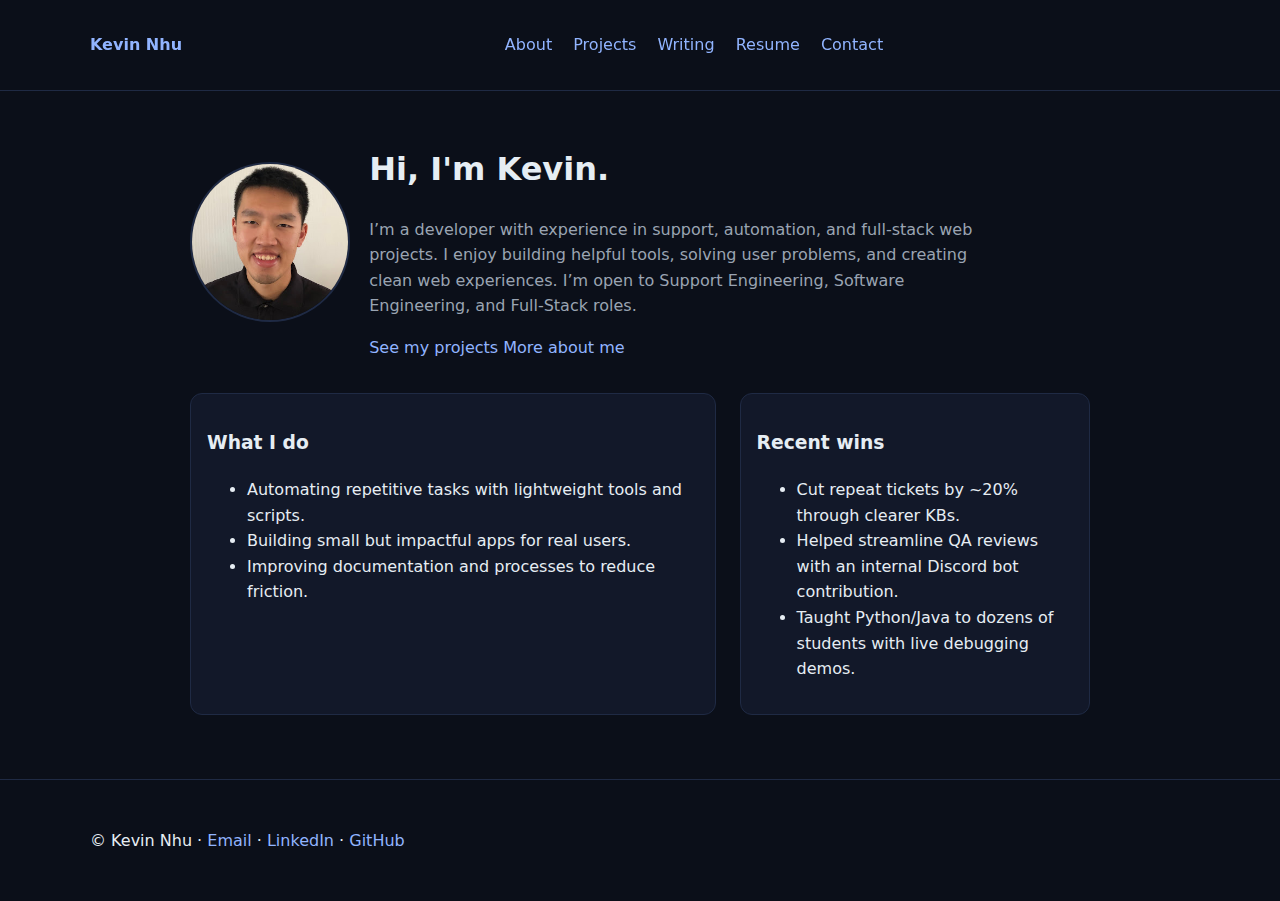
<file: index.html>
<!DOCTYPE html>
<html lang="en">
<head>

<meta charset="utf-8" />
<meta name="viewport" content="width=device-width, initial-scale=1" />
<meta name="description" content="Portfolio of Kevin Nhu — developer open to Support, Software, and Full-Stack Engineering roles." />
<title>Kevin Nhu — Portfolio</title>
<link rel="stylesheet" href="styles.css" />
<link rel="icon" href="assets/favicon.ico" />

</head>
<body>

<header class="site-header">
  <div class="container nav">
    <a class="brand" href="index.html">Kevin Nhu</a>
    <nav id="nav">
      <a href="about.html">About</a>
      <a href="projects.html">Projects</a>
      <a href="writing.html">Writing</a>
      <a href="resume.html">Resume</a>
      <a href="contact.html">Contact</a>
    </nav>
    <div style="display:flex; gap:.5rem; align-items:center;"><button class="menu" aria-label="Toggle menu" onclick="toggleMenu()">☰</button><button class="menu" aria-label="Toggle theme" onclick="toggleTheme()">🌓</button></div>
  </div>
</header>

<main id="content" class="container narrow">
  <section class="hero reveal">
    <img class="avatar" src="assets/headshot.jpg" alt="Portrait of Kevin Nhu" />
    <div>
      <h1>Hi, I'm Kevin.</h1>
      <p class="sub">I’m a developer with experience in support, automation, and full-stack web projects. 
      I enjoy building helpful tools, solving user problems, and creating clean web experiences. 
      I’m open to Support Engineering, Software Engineering, and Full-Stack roles.</p>
      <div class="cta">
        <a class="btn" href="projects.html">See my projects</a>
        <a class="btn secondary" href="about.html">More about me</a>
      </div>
    </div>
  </section>

  <section class="section split reveal">
    <div class="card">
      <h3>What I do</h3>
      <ul>
        <li>Automating repetitive tasks with lightweight tools and scripts.</li>
        <li>Building small but impactful apps for real users.</li>
        <li>Improving documentation and processes to reduce friction.</li>
      </ul>
    </div>
    <div class="card">
      <h3>Recent wins</h3>
      <ul>
        <li>Cut repeat tickets by ~20% through clearer KBs.</li>
        <li>Helped streamline QA reviews with an internal Discord bot contribution.</li>
        <li>Taught Python/Java to dozens of students with live debugging demos.</li>
      </ul>
    </div>
  </section>
</main>

<footer class="site-footer">
  <div class="container">
    <p>© <span id="year"></span> Kevin Nhu · <a href="mailto:kevinnhu.kn@gmail.com">Email</a> · 
    <a href="https://www.linkedin.com/in/kevinnhu" target="_blank" rel="noopener">LinkedIn</a> · 
    <a href="https://github.com/kevin-nhu" target="_blank" rel="noopener">GitHub</a></p>
  </div>
</footer>
<script src="script.js"></script>

<button id="toTop" onclick="window.scrollTo({top:0,behavior:'smooth'})">Top</button>
</body>
</html>
</file>
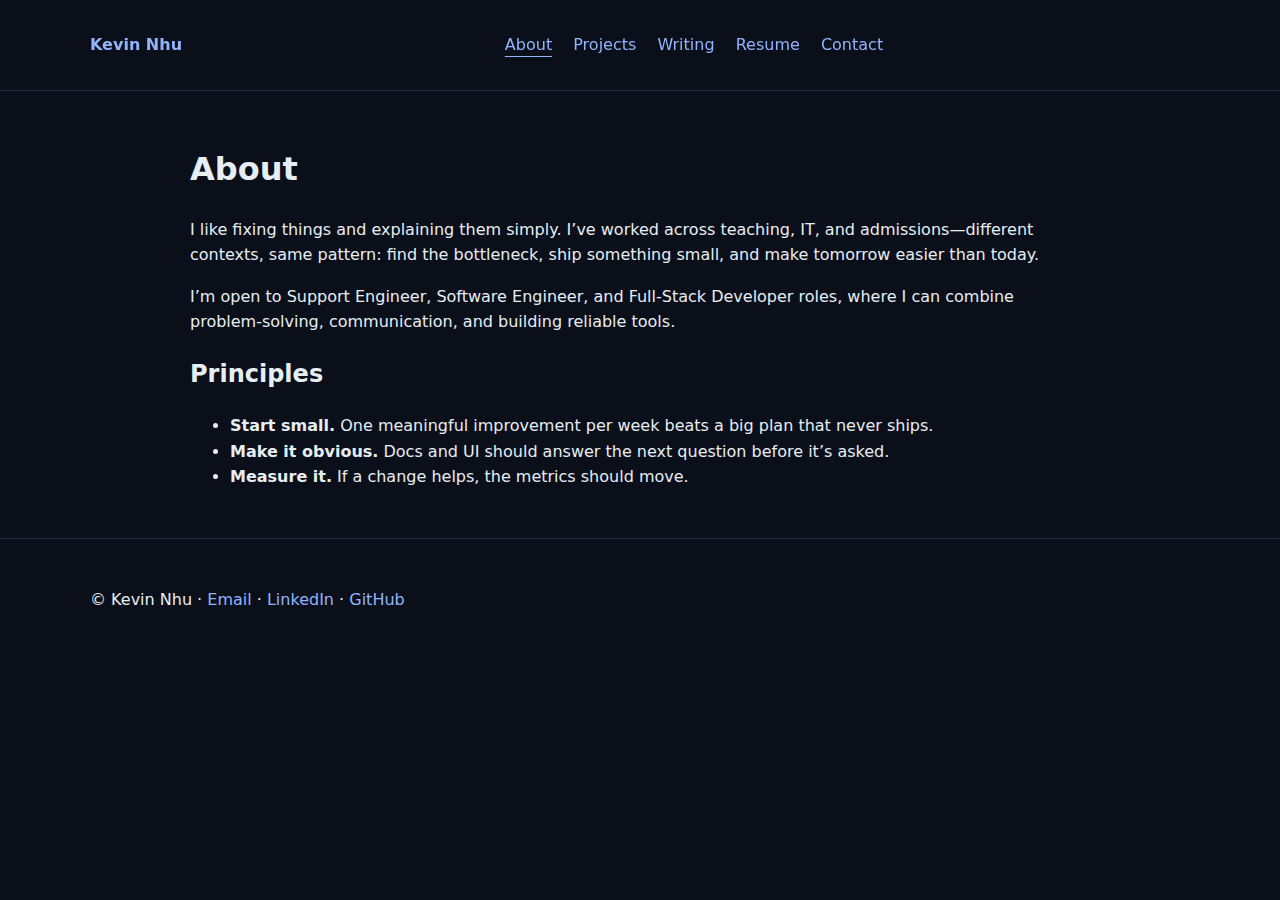
<file: about.html>
<!DOCTYPE html>
<html lang="en">
<head>

<meta charset="utf-8" />
<meta name="viewport" content="width=device-width, initial-scale=1" />
<meta name="description" content="Portfolio of Kevin Nhu — developer open to Support, Software, and Full-Stack Engineering roles." />
<title>Kevin Nhu — Portfolio</title>
<link rel="stylesheet" href="styles.css" />
<link rel="icon" href="assets/favicon.ico" />

</head>
<body>

<header class="site-header">
  <div class="container nav">
    <a class="brand" href="index.html">Kevin Nhu</a>
    <nav id="nav">
      <a href="about.html">About</a>
      <a href="projects.html">Projects</a>
      <a href="writing.html">Writing</a>
      <a href="resume.html">Resume</a>
      <a href="contact.html">Contact</a>
    </nav>
    <div style="display:flex; gap:.5rem; align-items:center;"><button class="menu" aria-label="Toggle menu" onclick="toggleMenu()">☰</button><button class="menu" aria-label="Toggle theme" onclick="toggleTheme()">🌓</button></div>
  </div>
</header>

<main id="content" class="container narrow">
  <h1>About</h1>
  <p>I like fixing things and explaining them simply. I’ve worked across teaching, IT, and admissions—different contexts, same pattern: 
  find the bottleneck, ship something small, and make tomorrow easier than today.</p>

  <p>I’m open to Support Engineer, Software Engineer, and Full-Stack Developer roles, where I can combine problem-solving, communication, and building reliable tools.</p>

  <h2>Principles</h2>
  <ul>
    <li><strong>Start small.</strong> One meaningful improvement per week beats a big plan that never ships.</li>
    <li><strong>Make it obvious.</strong> Docs and UI should answer the next question before it’s asked.</li>
    <li><strong>Measure it.</strong> If a change helps, the metrics should move.</li>
  </ul>
</main>

<footer class="site-footer">
  <div class="container">
    <p>© <span id="year"></span> Kevin Nhu · <a href="mailto:kevinnhu.kn@gmail.com">Email</a> · 
    <a href="https://www.linkedin.com/in/kevinnhu" target="_blank" rel="noopener">LinkedIn</a> · 
    <a href="https://github.com/kevin-nhu" target="_blank" rel="noopener">GitHub</a></p>
  </div>
</footer>
<script src="script.js"></script>

<button id="toTop" onclick="window.scrollTo({top:0,behavior:'smooth'})">Top</button>
</body>
</html>
</file>
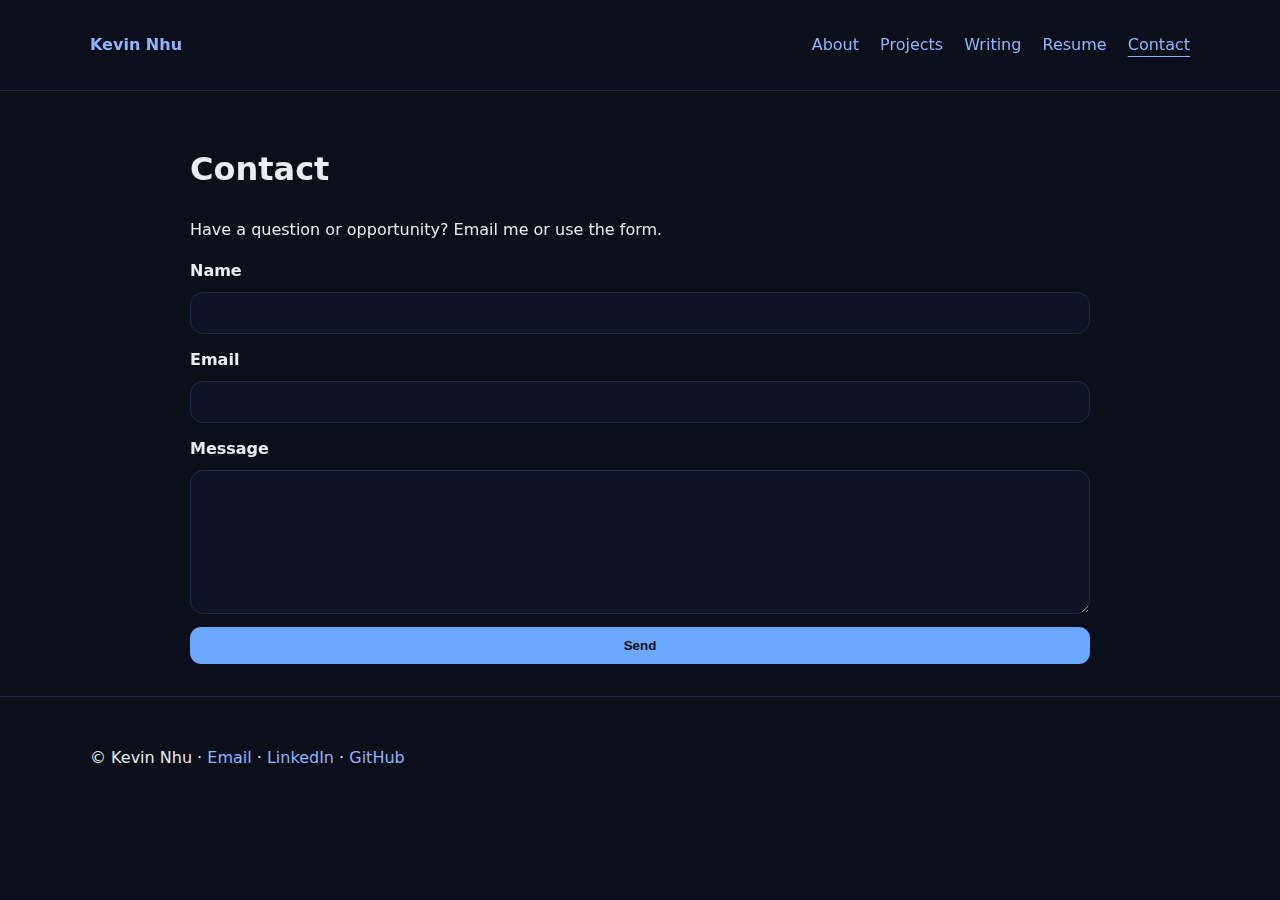
<file: contact.html>
<!DOCTYPE html>
<html lang="en">
<head>

<meta charset="utf-8" />
<meta name="viewport" content="width=device-width, initial-scale=1" />
<meta name="description" content="Portfolio of Kevin Nhu — support engineer who builds helpful tools." />
<title>Kevin Nhu — Portfolio</title>
<link rel="stylesheet" href="styles.css" />
<link rel="icon" href="assets/favicon.ico" />

</head>
<body>

<header class="site-header">
  <div class="container nav">
    <a class="brand" href="index.html">Kevin Nhu</a>
    <nav id="nav">
      <a href="about.html">About</a>
      <a href="projects.html">Projects</a>
      <a href="writing.html">Writing</a>
      <a href="resume.html">Resume</a>
      <a href="contact.html">Contact</a>
    </nav>
    <button class="menu" aria-label="Toggle menu" onclick="toggleMenu()">☰</button>
  </div>
</header>

<main id="content" class="container narrow">
  <h1>Contact</h1>
  <p>Have a question or opportunity? Email me or use the form.</p>
  <form class="contact-form" name="contact" method="POST" data-netlify="true">
    <input type="hidden" name="form-name" value="contact">
    <label>Name<input name="name" required></label>
    <label>Email<input name="email" type="email" required></label>
    <label>Message<textarea name="message" rows="5" required></textarea></label>
    <button class="btn" type="submit">Send</button>
  </form>
</main>

<footer class="site-footer">
  <div class="container">
    <p>© <span id="year"></span> Kevin Nhu · <a href="mailto:kevinnhu.kn@gmail.com">Email</a> · 
    <a href="https://www.linkedin.com/in/kevinnhu" target="_blank" rel="noopener">LinkedIn</a> · 
    <a href="https://github.com/kevin-nhu" target="_blank" rel="noopener">GitHub</a></p>
  </div>
</footer>
<script src="script.js"></script>

</body>
</html>
</file>
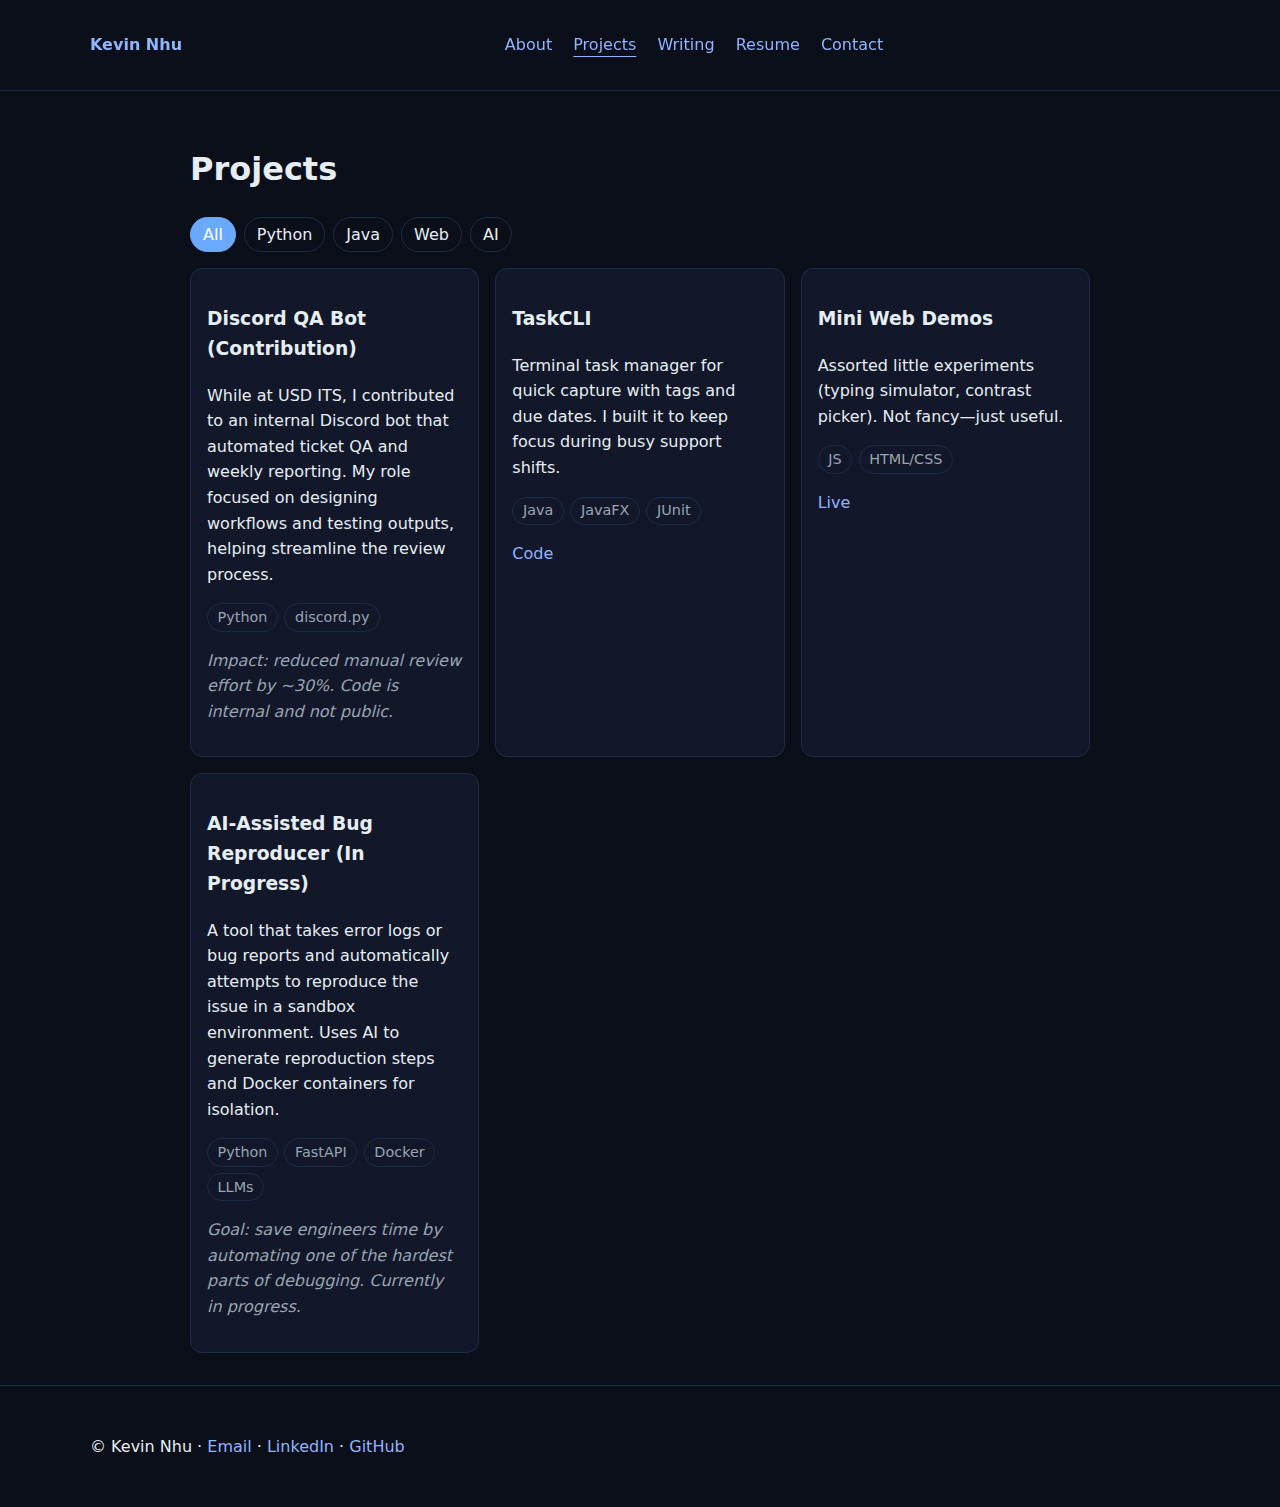
<file: projects.html>
<!DOCTYPE html>
<html lang="en">
<head>

<meta charset="utf-8" />
<meta name="viewport" content="width=device-width, initial-scale=1" />
<meta name="description" content="Portfolio of Kevin Nhu — developer open to Support, Software, and Full-Stack Engineering roles." />
<title>Kevin Nhu — Portfolio</title>
<link rel="stylesheet" href="styles.css" />
<link rel="icon" href="assets/favicon.ico" />

</head>
<body>

<header class="site-header">
  <div class="container nav">
    <a class="brand" href="index.html">Kevin Nhu</a>
    <nav id="nav">
      <a href="about.html">About</a>
      <a href="projects.html">Projects</a>
      <a href="writing.html">Writing</a>
      <a href="resume.html">Resume</a>
      <a href="contact.html">Contact</a>
    </nav>
    <div style="display:flex; gap:.5rem; align-items:center;"><button class="menu" aria-label="Toggle menu" onclick="toggleMenu()">☰</button><button class="menu" aria-label="Toggle theme" onclick="toggleTheme()">🌓</button></div>
  </div>
</header>

<main id="content" class="container narrow">
  <h1>Projects</h1>
    <div class="chips" id="filters">
      <span class="chip active" data-filter="all">All</span>
      <span class="chip" data-filter="python">Python</span>
      <span class="chip" data-filter="java">Java</span>
      <span class="chip" data-filter="web">Web</span>
      <span class="chip" data-filter="ai">AI</span>
    </div>
  <section class="grid-3 reveal">
    <article class="card" data-tags="python web ai">
      <h3>Discord QA Bot (Contribution)</h3>
      <p>While at USD ITS, I contributed to an internal Discord bot that automated ticket QA and weekly reporting. 
      My role focused on designing workflows and testing outputs, helping streamline the review process.</p>
      <ul class="meta"><li>Python</li><li>discord.py</li></ul>
      <p class="result">Impact: reduced manual review effort by ~30%. Code is internal and not public.</p>
    </article>
    <article class="card" data-tags="java">
      <h3>TaskCLI</h3>
      <p>Terminal task manager for quick capture with tags and due dates. I built it to keep focus during busy support shifts.</p>
      <ul class="meta"><li>Java</li><li>JavaFX</li><li>JUnit</li></ul>
      <p><a class="btn small" href="https://github.com/kevin-nhu" target="_blank" rel="noopener">Code</a></p>
    </article>
    <article class="card" data-tags="web">
      <h3>Mini Web Demos</h3>
      <p>Assorted little experiments (typing simulator, contrast picker). Not fancy—just useful.</p>
      <ul class="meta"><li>JS</li><li>HTML/CSS</li></ul>
      <p><a class="btn small" href="https://knhu.github.io" target="_blank" rel="noopener">Live</a></p>
    </article>
    <article class="card" data-tags="python ai web">
      <h3>AI-Assisted Bug Reproducer (In Progress)</h3>
      <p>A tool that takes error logs or bug reports and automatically attempts to reproduce the issue in a sandbox environment. 
      Uses AI to generate reproduction steps and Docker containers for isolation.</p>
      <ul class="meta"><li>Python</li><li>FastAPI</li><li>Docker</li><li>LLMs</li></ul>
      <p class="result">Goal: save engineers time by automating one of the hardest parts of debugging. Currently in progress.</p>
    </article>
  </section>
</main>

<footer class="site-footer">
  <div class="container">
    <p>© <span id="year"></span> Kevin Nhu · <a href="mailto:kevinnhu.kn@gmail.com">Email</a> · 
    <a href="https://www.linkedin.com/in/kevinnhu" target="_blank" rel="noopener">LinkedIn</a> · 
    <a href="https://github.com/kevin-nhu" target="_blank" rel="noopener">GitHub</a></p>
  </div>
</footer>
<script src="script.js"></script>

<button id="toTop" onclick="window.scrollTo({top:0,behavior:'smooth'})">Top</button>
</body>
</html>
</file>
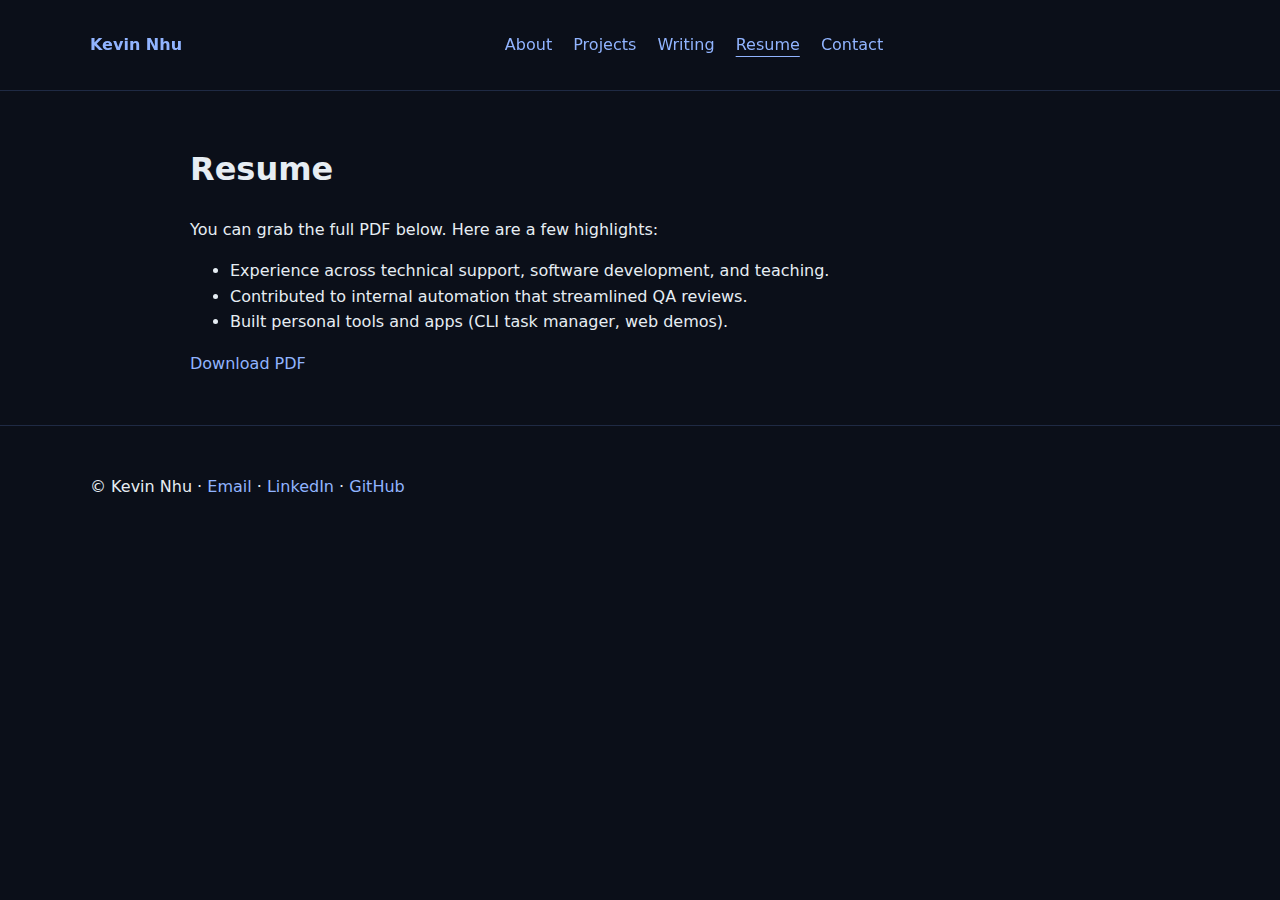
<file: resume.html>
<!DOCTYPE html>
<html lang="en">
<head>

<meta charset="utf-8" />
<meta name="viewport" content="width=device-width, initial-scale=1" />
<meta name="description" content="Portfolio of Kevin Nhu — developer open to Support, Software, and Full-Stack Engineering roles." />
<title>Kevin Nhu — Portfolio</title>
<link rel="stylesheet" href="styles.css" />
<link rel="icon" href="assets/favicon.ico" />

</head>
<body>

<header class="site-header">
  <div class="container nav">
    <a class="brand" href="index.html">Kevin Nhu</a>
    <nav id="nav">
      <a href="about.html">About</a>
      <a href="projects.html">Projects</a>
      <a href="writing.html">Writing</a>
      <a href="resume.html">Resume</a>
      <a href="contact.html">Contact</a>
    </nav>
    <div style="display:flex; gap:.5rem; align-items:center;"><button class="menu" aria-label="Toggle menu" onclick="toggleMenu()">☰</button><button class="menu" aria-label="Toggle theme" onclick="toggleTheme()">🌓</button></div>
  </div>
</header>

<main id="content" class="container narrow">
  <h1>Resume</h1>
  <p>You can grab the full PDF below. Here are a few highlights:</p>
  <ul>
    <li>Experience across technical support, software development, and teaching.</li>
    <li>Contributed to internal automation that streamlined QA reviews.</li>
    <li>Built personal tools and apps (CLI task manager, web demos).</li>
  </ul>
  <p><a class="btn" href="assets/Kevin_Nhu_Support_Engineer.pdf" download>Download PDF</a></p>
</main>

<footer class="site-footer">
  <div class="container">
    <p>© <span id="year"></span> Kevin Nhu · <a href="mailto:kevinnhu.kn@gmail.com">Email</a> · 
    <a href="https://www.linkedin.com/in/kevinnhu" target="_blank" rel="noopener">LinkedIn</a> · 
    <a href="https://github.com/kevin-nhu" target="_blank" rel="noopener">GitHub</a></p>
  </div>
</footer>
<script src="script.js"></script>

<button id="toTop" onclick="window.scrollTo({top:0,behavior:'smooth'})">Top</button>
</body>
</html>
</file>
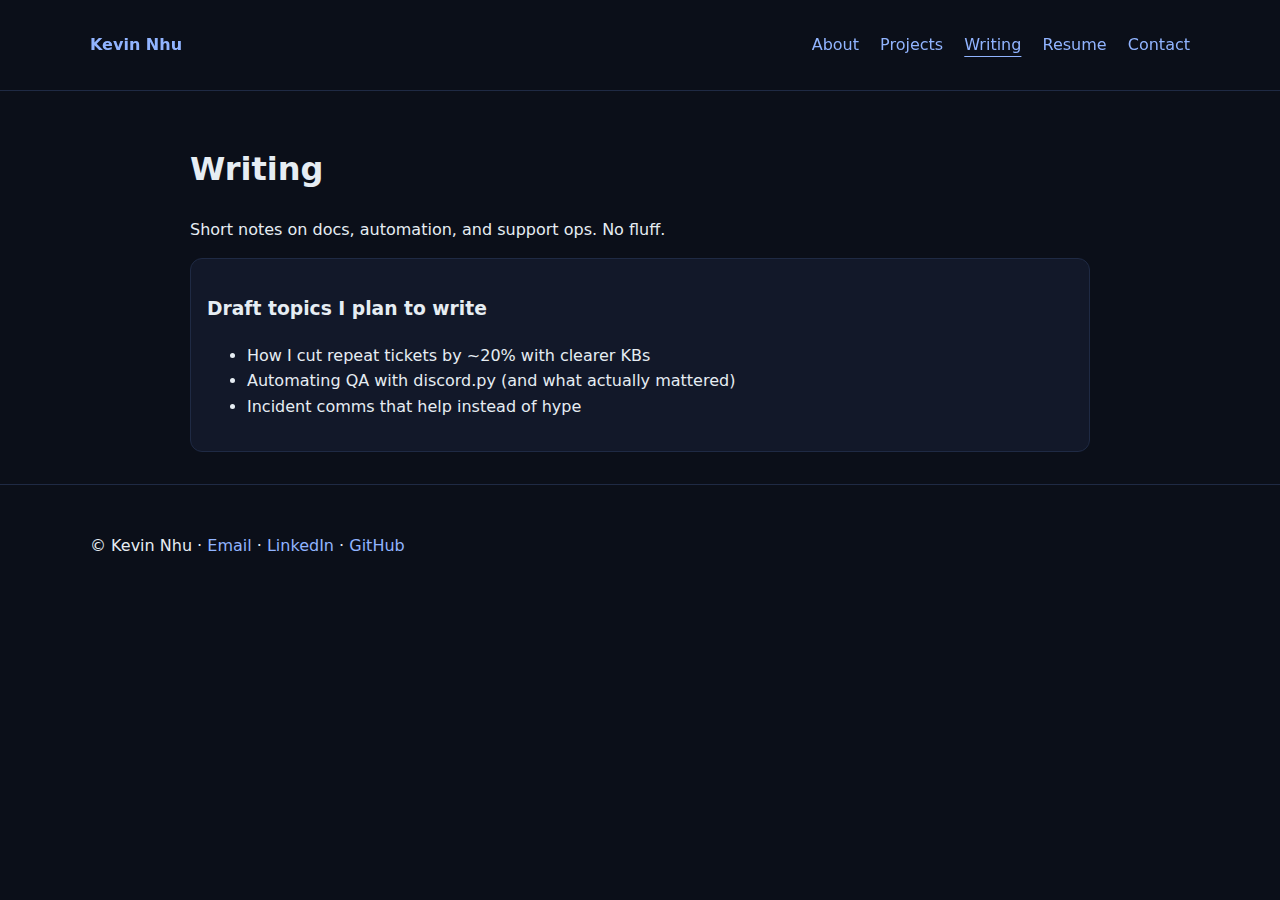
<file: writing.html>
<!DOCTYPE html>
<html lang="en">
<head>

<meta charset="utf-8" />
<meta name="viewport" content="width=device-width, initial-scale=1" />
<meta name="description" content="Portfolio of Kevin Nhu — support engineer who builds helpful tools." />
<title>Kevin Nhu — Portfolio</title>
<link rel="stylesheet" href="styles.css" />
<link rel="icon" href="assets/favicon.ico" />

</head>
<body>

<header class="site-header">
  <div class="container nav">
    <a class="brand" href="index.html">Kevin Nhu</a>
    <nav id="nav">
      <a href="about.html">About</a>
      <a href="projects.html">Projects</a>
      <a href="writing.html">Writing</a>
      <a href="resume.html">Resume</a>
      <a href="contact.html">Contact</a>
    </nav>
    <button class="menu" aria-label="Toggle menu" onclick="toggleMenu()">☰</button>
  </div>
</header>

<main id="content" class="container narrow">
  <h1>Writing</h1>
  <p>Short notes on docs, automation, and support ops. No fluff.</p>
  <div class="card">
    <h3>Draft topics I plan to write</h3>
    <ul>
      <li>How I cut repeat tickets by ~20% with clearer KBs</li>
      <li>Automating QA with discord.py (and what actually mattered)</li>
      <li>Incident comms that help instead of hype</li>
    </ul>
  </div>
</main>

<footer class="site-footer">
  <div class="container">
    <p>© <span id="year"></span> Kevin Nhu · <a href="mailto:kevinnhu.kn@gmail.com">Email</a> · 
    <a href="https://www.linkedin.com/in/kevinnhu" target="_blank" rel="noopener">LinkedIn</a> · 
    <a href="https://github.com/kevin-nhu" target="_blank" rel="noopener">GitHub</a></p>
  </div>
</footer>
<script src="script.js"></script>

</body>
</html>
</file>
<file: styles.css>
:root {
  --bg: #0b0f19;
  --card: #121829;
  --text: #e6edf3;
  --muted: #9aa4b2;
  --accent: #6aa9ff;
  --link: #91b4ff;
  --border: #1f2a44;
}
* { box-sizing: border-box; }
html, body { margin:0; padding:0; background:var(--bg); color:var(--text); font:16px/1.6 system-ui, sans-serif; }
a { color: var(--link); text-decoration:none; }
a:hover { text-decoration:underline; }
.container { width:min(1100px,92%); margin:0 auto; padding:2rem 0; }
/* widen narrow pages a bit so Contact breathes */
.container.narrow { width:min(900px,92%); }
.site-header { position:sticky; top:0; background:rgba(11,15,25,.8); backdrop-filter:blur(8px); border-bottom:1px solid var(--border); z-index:10; }
.nav { display:flex; align-items:center; justify-content:space-between; gap:1rem; }
.brand { font-weight:700; }
#nav a { margin-left:1rem; }
.menu { display:none; background:transparent; border:1px solid var(--border); color:var(--text); padding:.4rem .6rem; border-radius:.5rem; }
.site-footer { border-top:1px solid var(--border); }
.hero { display:grid; grid-template-columns:160px 1fr; gap:1.2rem; align-items:center; }
.avatar { width:160px; height:160px; border-radius:50%; object-fit:cover; border:2px solid var(--border); }
.hero .sub { color:var(--muted); max-width:60ch; }
.section { margin:2rem 0; }
.split { display:grid; grid-template-columns:1.2fr .8fr; gap:1.5rem; }
.card { background:var(--card); border:1px solid var(--border); border-radius:12px; padding:1rem; }
.grid-3 { display:grid; grid-template-columns: repeat(auto-fit,minmax(280px,1fr)); gap:1rem; }
.meta { display:flex; flex-wrap:wrap; gap:.4rem; list-style:none; padding:0; margin:.5rem 0; }
.meta li { border:1px solid var(--border); border-radius:999px; padding:.1rem .6rem; color:var(--muted); font-size:.9rem; }
.result { color:var(--muted); font-style:italic; }

/* base contact layout */
.contact-form { display:grid; gap:.8rem; }
.contact-form input, .contact-form textarea { background:#0e1424; border:1px solid var(--border); color:var(--text); border-radius:.6rem; padding:.6rem; }

/* === Contact page refinements (spacious) === */
.contact-card { background: var(--card); border:1px solid var(--border); border-radius:12px; padding:1.5rem; }
.contact-grid { display:grid; grid-template-columns: 1fr; gap:1.2rem; }
.contact-form label { display:grid; gap:.5rem; font-weight:600; }
.contact-form input::placeholder, .contact-form textarea::placeholder { color: var(--muted); }
.contact-form .row { display:grid; grid-template-columns: 1fr 1fr; gap:1.2rem; }
.contact-form input, .contact-form textarea { width:100%; padding:.8rem .9rem; border-radius:.8rem; }
.contact-form textarea { min-height:9rem; }
/* === Contact form button consistency === */
.contact-form button {
  display:inline-block;
  background: var(--accent);
  color:#0b0f19;
  padding:.7rem 1rem;
  border-radius:.7rem;
  font-weight:600;
  border:none;
  cursor:pointer;
  transition: background .2s ease, transform .1s ease;
}
.contact-form button:hover {
  background: #559dff; /* slightly darker accent on hover */
}
.contact-form button:active {
  transform: scale(0.97); /* subtle click feedback */
}


.status { margin-top: .6rem; color: var(--muted); }
.sr-only { position:absolute; width:1px; height:1px; padding:0; margin:-1px; overflow:hidden; clip:rect(0,0,0,0); border:0; }
@media(max-width:700px){
  .contact-form .row { grid-template-columns: 1fr; }
}

/* === Theme tokens (light + dark) === */
:root.light {
  --bg: #f8fafc;
  --card: #ffffff;
  --text: #0b1220;
  --muted: #475569;
  --accent: #2563eb;
  --link: #1d4ed8;
  --border: #e2e8f0;
}
/* Page fade */
body { opacity: 0; transition: opacity .18s ease; }
body.ready { opacity: 1; }
body.fade-out { opacity: 0; }

/* Active nav */
#nav a.active { text-decoration: underline; text-underline-offset: 6px; }

/* Scroll reveal */
.reveal { opacity: 0; transform: translateY(8px); transition: all .35s ease; }
.reveal.in { opacity: 1; transform: translateY(0); }

/* Chips for filtering */
.chips { display:flex; flex-wrap:wrap; gap:.5rem; margin: .5rem 0 1rem; }
.chip { border:1px solid var(--border); border-radius:999px; padding:.25rem .75rem; cursor:pointer; }
.chip.active { background: var(--accent); color: #fff; border-color: var(--accent); }
.chip { user-select: none; }
.chip:focus { outline: 2px solid var(--accent); outline-offset: 2px; }


/* Back to top */
#toTop { position:fixed; right:1rem; bottom:1rem; display:none; padding:.6rem .8rem; border-radius:.6rem; border:1px solid var(--border); background:var(--card); }
#toTop.show { display:block; }

/* Mobile nav animation */
#nav { transition: opacity .2s ease; }
#nav.show { display:block; opacity:1; }

@media(max-width:820px){
  .hero{ grid-template-columns:1fr; text-align:center; }
  .split{ grid-template-columns:1fr; }
  .avatar{ margin:0 auto; }
  #nav{display:none;}
  .menu{display:block;}
}

/* --- Futuristic page transitions via View Transitions API --- */
#content { view-transition-name: content; }
::view-transition-old(content),
::view-transition-new(content) { animation-duration: .28s; }

/* Graceful PJAX fallback (if View Transitions not available) */
body { opacity: 0; transition: opacity .18s ease; }
body.ready { opacity: 1; }
body.fade-out { opacity: 0; }

/* Optional: subtle “shared-axis” vibe for fallback */
.swap-enter { opacity: 0; transform: translateY(6px) scale(.995); }
.swap-enter.swap-enter-active { opacity: 1; transform: translateY(0) scale(1); transition: all .22s ease; }
</file>
